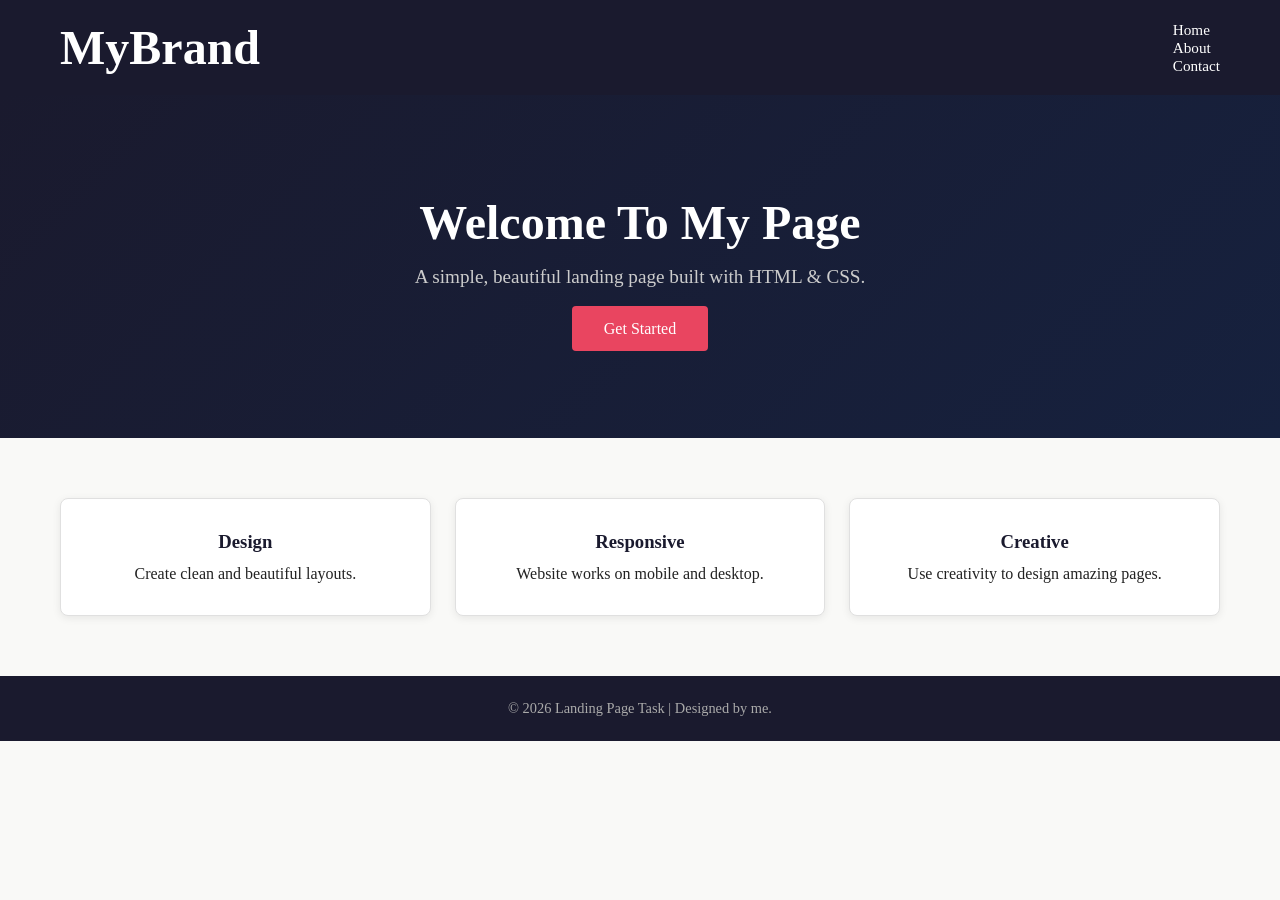
<file: my-landingpage/index.html>
<!DOCTYPE html>
<html lang="en">
<head>
  <meta charset="UTF-8" />
  <meta name="viewport" content="width=device-width, initial-scale=1.0"/>
  <title>My Landing Page</title>
  <link rel="stylesheet" href="style.css" />
</head>
<body>
  <header>
    <div class="logo"><h1>MyBrand</h1></div>
    <nav> 
      <a href="#">Home</a>
      <a href="#">About</a>
      <a href="#">Contact</a>
    </nav>
  </header>
  <section class="hero">
    <h1>Welcome To My Page</h1>
    <p>A simple, beautiful landing page built with HTML & CSS.</p>
    <a href="#" class="btn">Get Started</a>
  </section>
  <section class="features">
    <div class="card">
      <h3>Design</h3>
      <p>Create clean and beautiful layouts.</p>
    </div>
    <div class="card">
      <h3>Responsive</h3>
      <p>Website works on mobile and desktop.</p>
    </div>
    <div class="card">
      <h3>Creative</h3>
      <p>Use creativity to design amazing pages.</p>
    </div>
  </section>
  <footer>
    <p>© 2026 Landing Page Task | Designed by me.</p>
  </footer>
</body>
</html>
</file>
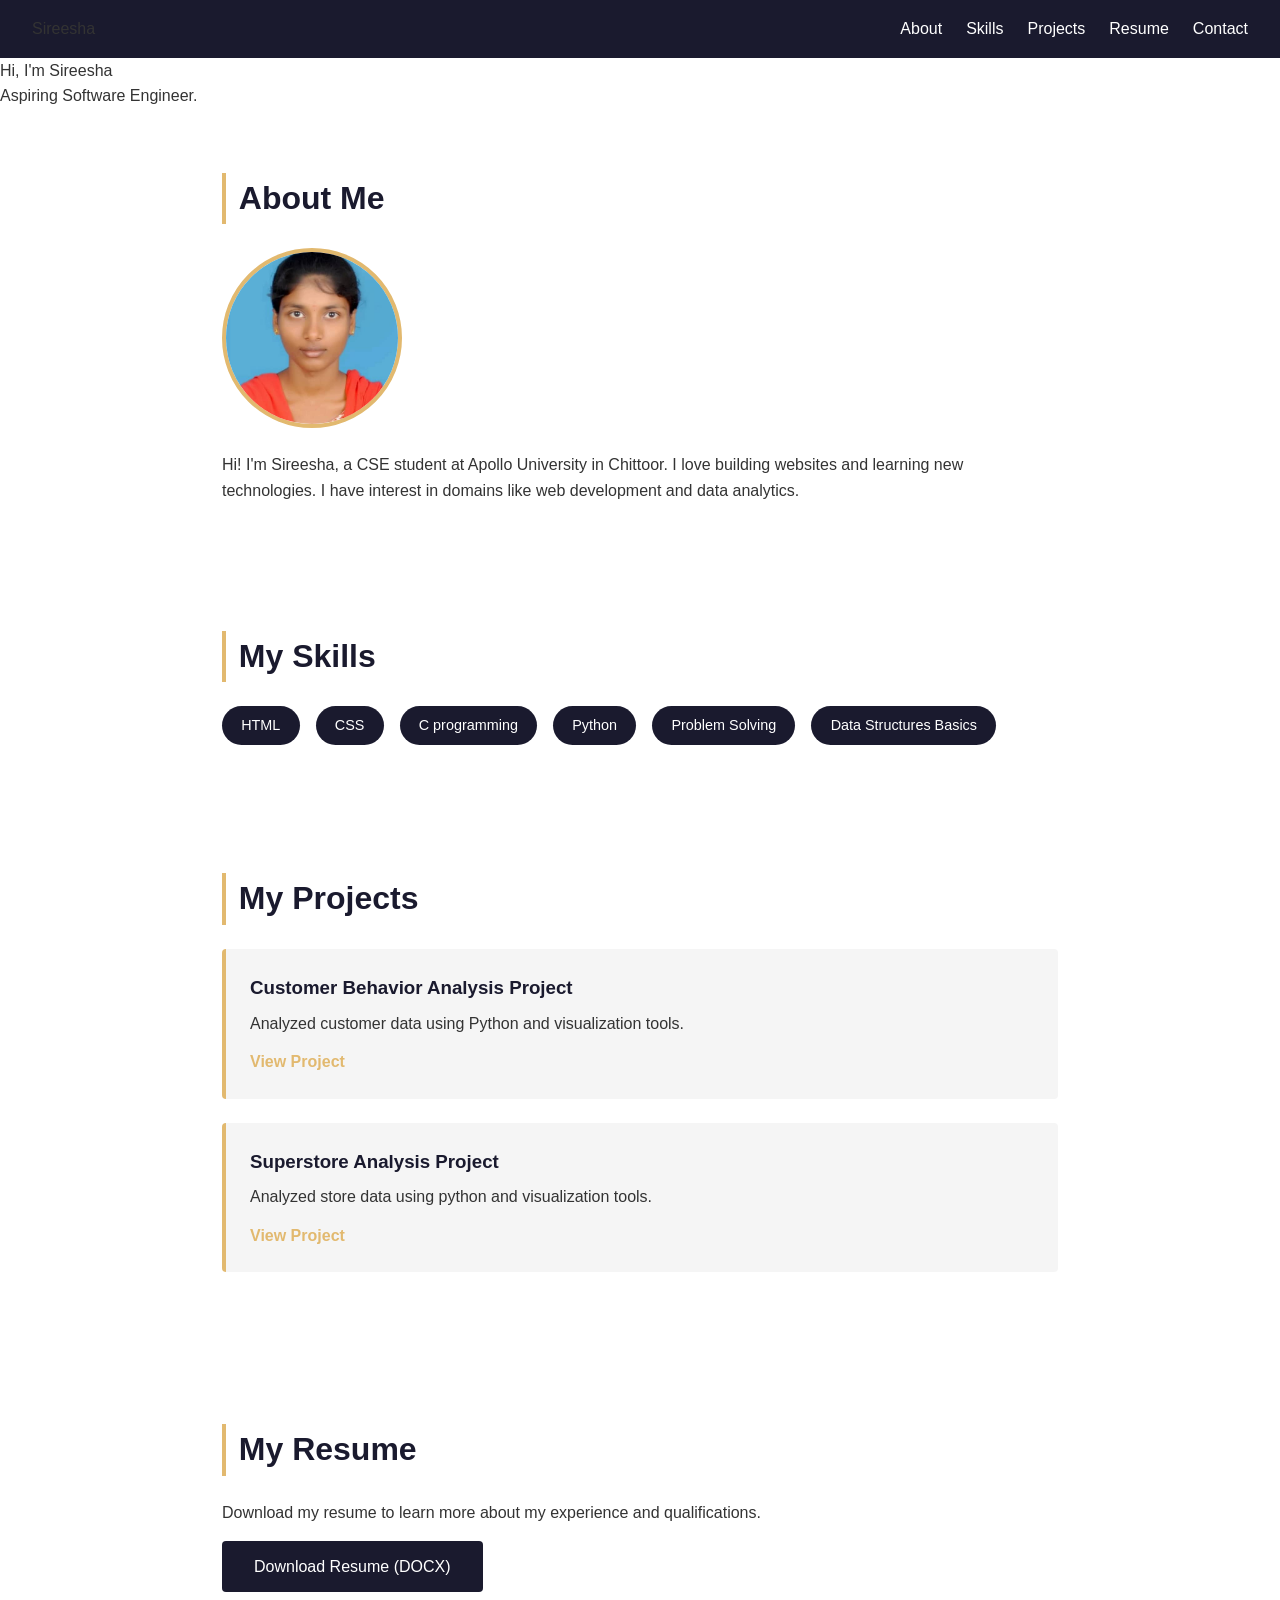
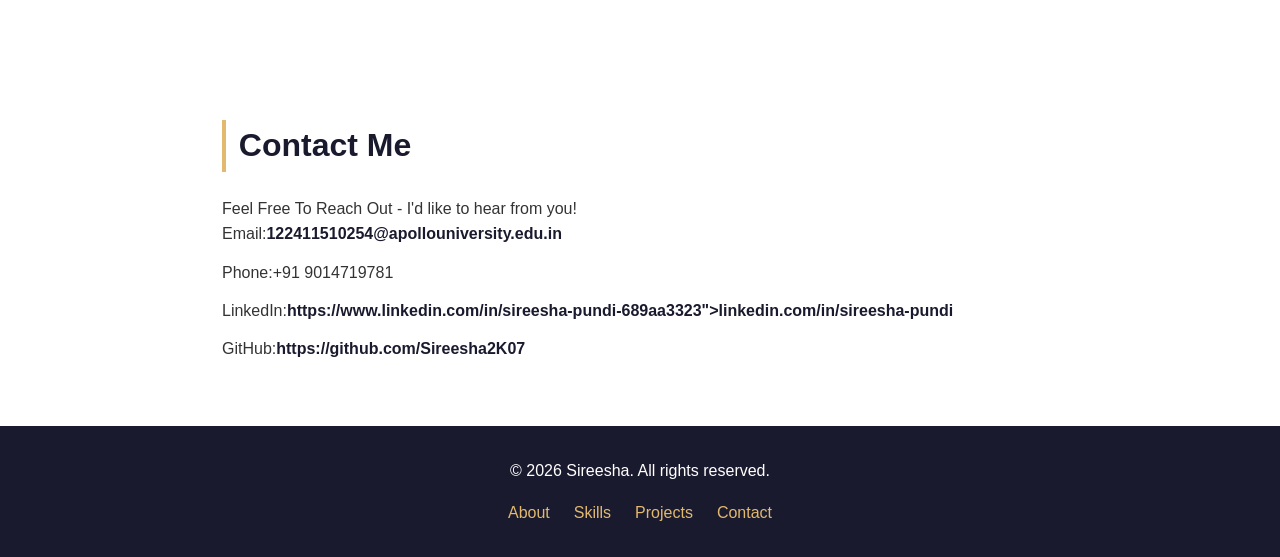
<file: my-portfolio/index.html>
<!DOCTYPE html>
<html lang="en">
<head>
    <link href="https://fonts.google.com/specimen/Poppins" rel="stylesheet"/>
    <meta charset="UTF-8" />
    <meta name="viewport" content="width=device-width, initial-scale=1.0"/>
    <title>My Portfolio</title>
    <link rel="stylesheet" href="style.css" />
</head>
<body>
    <header>
        <nav>
            <div class=""logo">Sireesha</div>
            <ul>
                <li><a href="#about">About</a></li>
                <li><a href="#skills">Skills</a></li>
                <li><a href="#projects">Projects</a></li>
                <li><a href="#resume">Resume</a></li>
                <li><a href="#contact">Contact</a></li>
            </ul>
        </nav>
        <div class=""hero">
        <hi> Hi, I'm <span>Sireesha</span></hi>
        <p>  Aspiring Software Engineer.</p>
    </div>
    </header>
    <section id="about">
        <h2>About Me</h2>
        <img src="siriphoto.jpg" alt="A photo of me" />
        <p>
            Hi! I'm Sireesha, a CSE student at Apollo University in Chittoor.
            I love building websites and learning new technologies.
            I have interest in domains like web development and data analytics.
        </p>
    </section>
    <section id="skills">
        <h2>My Skills</h2>
        <ul>
            <li>HTML</li>
            <li>CSS</li>
            <li>C programming</li>
            <li>Python</li>
            <li>Problem Solving</li>
            <li>Data Structures Basics</li>   
        </ul>
    </section>
    <section id="projects">
        <h2>My Projects</h2>
        <div class="project">
            <h3>Customer Behavior Analysis Project</h3>
            <p>Analyzed customer data using Python and visualization tools.</p>
            <a href="https://github.com/Sireesha2K07/customer-behavior-analysis.git">View Project </a>
        </div>
        <div class="project">
            <h3>Superstore Analysis Project</h3>
            <p>Analyzed store data using python and visualization tools.</p>
            <a href="https://github.com/Sireesha2K07/superstore-analysis.git">View Project</a>
        </div>
    </section>
    <section id="resume">
        <h2>My Resume</h2>
        <p>Download my resume to learn more about my experience and qualifications.</p>
        <a href="Sireesha_Resume.docx" download>Download Resume (DOCX)</a>
    </section>
    <section id="contact">
        <h2>Contact Me</h2>
        <p>Feel Free To Reach Out - I'd like to hear from you!</p>
        <ul>
            <li>Email:<a href="email.com">122411510254@apollouniversity.edu.in</a></li>
            <li>Phone:+91 9014719781</li>
            <li>LinkedIn:<a href="linkedin.com">https://www.linkedin.com/in/sireesha-pundi-689aa3323">linkedin.com/in/sireesha-pundi</a></li>
            <li>GitHub:<a href="github.com">https://github.com/Sireesha2K07</a></li>
        </ul>
    </section>
    <footer>
        <p>© 2026 Sireesha. All rights reserved.</p>
        <ul>
            <li><a href="#about">About</a></li>
            <li><a href="#skills">Skills</a></li>
            <li><a href="#projects">Projects</a></li>
            <li><a href="#contact">Contact</a></li>
        </ul>
    </footer>
</body>
</html>
</file>
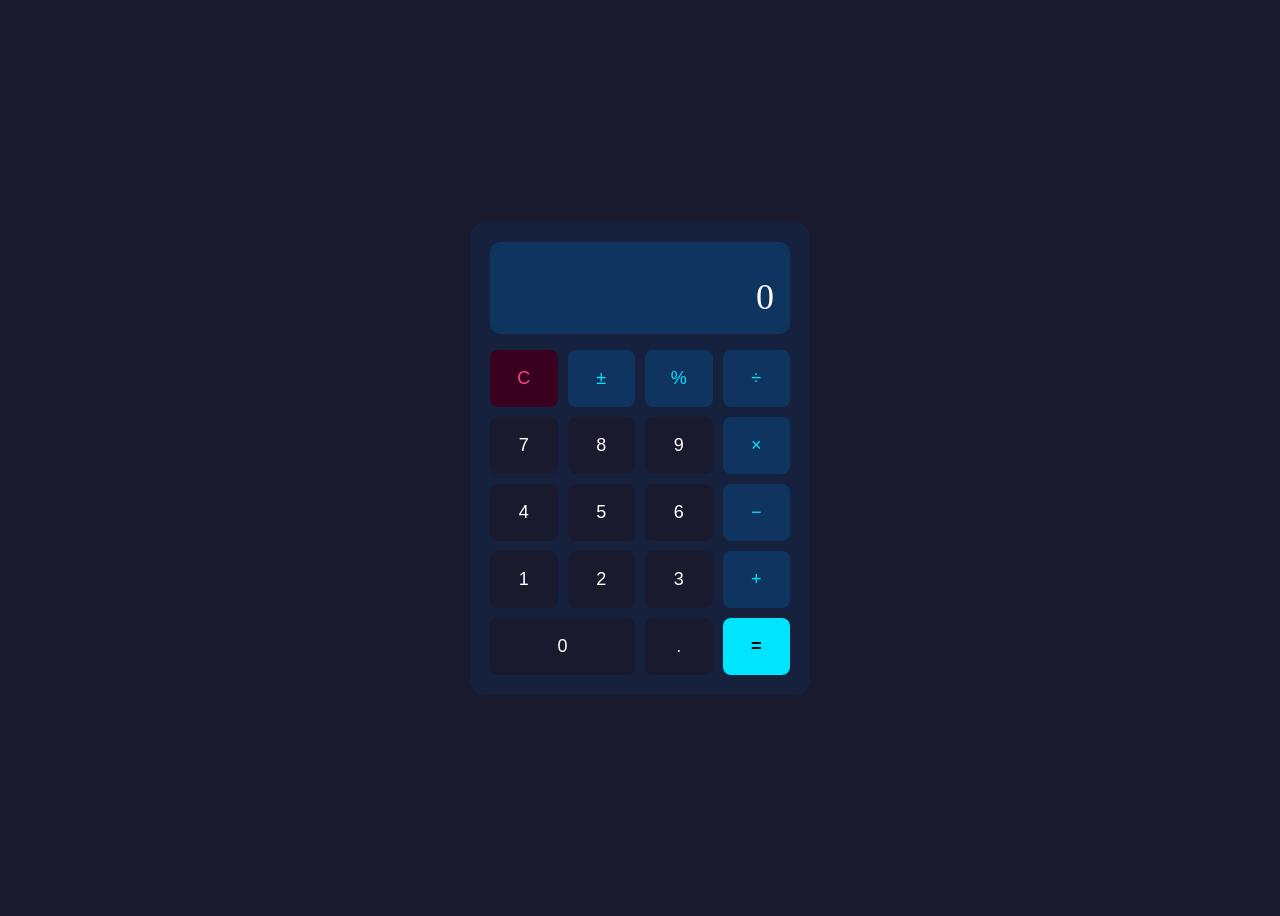
<file: calculator/calculator.html>
<!DOCTYPE html>
<html lang="en">
<head>
  <meta charset="UTF-8" />
  <title>Calculator</title>
  <link rel="stylesheet" href="style.css" />
</head>
<body>
  <div class="calculator">
    <div class="display">
      <div id="expression"></div>
      <div id="result">0</div>
    </div>
    <div class="buttons">
      <button class="btn-clear" data-action="clear">C</button>
      <button class="btn-op"   data-action="sign">±</button>
      <button class="btn-op"   data-action="percent">%</button>
      <button class="btn-op"   data-action="operator" data-value="÷">÷</button>
      <button data-action="digit" data-value="7">7</button>
      <button data-action="digit" data-value="8">8</button>
      <button data-action="digit" data-value="9">9</button>
      <button class="btn-op" data-action="operator" data-value="×">×</button>
      <button data-action="digit" data-value="4">4</button>
      <button data-action="digit" data-value="5">5</button>
      <button data-action="digit" data-value="6">6</button>
      <button class="btn-op" data-action="operator" data-value="−">−</button>
      <button data-action="digit" data-value="1">1</button>
      <button data-action="digit" data-value="2">2</button>
      <button data-action="digit" data-value="3">3</button>
      <button class="btn-op" data-action="operator" data-value="+">+</button>
      <button class="span2" data-action="digit" data-value="0">0</button>
      <button data-action="decimal">.</button>
      <button class="btn-eq" data-action="equals">=</button>
    </div>
  </div>
  <script src="calculator.js"></script>
</body>
</html>
</file>
<file: my-landingpage/style.css>
* {
  margin: 0;
  padding: 0;
  box-sizing: border-box;
}
body {
  font-family: Georgia, serif;
  color: #222;
  background: #f9f9f7;
}
header {
  display: flex;
  justify-content: space-between;
  align-items: center;
  padding: 20px 60px;
  background: #1a1a2e;
  color: white;
}
.logo {
  font-size: 1.5rem;
  font-weight: bold;
}
nav a {
  display: flex;
  flex-direction: row;
  gap: 24px;
  list-style: none;
  color: white;
  text-decoration: none;
  margin-left: 24px;
  font-size: 0.95rem;
}
nav a:hover {
  text-decoration: underline;
}
.hero {
  text-align: center;
  padding: 100px 20px;
  background: linear-gradient(135deg, #1a1a2e, #16213e);
  color: white;
}
.hero h1 {
  font-size: 3rem;
  margin-bottom: 16px;
}
.hero p {
  font-size: 1.2rem;
  margin-bottom: 32px;
  color: #ccc;
}
.btn {
  background: #e94560;
  color: white;
  padding: 14px 32px;
  border-radius: 4px;
  text-decoration: none;
  font-size: 1rem;
}
.btn:hover {
  background: #c73652;
}
.features {
  display: grid;
  grid-template-columns: repeat(3, 1fr);
  gap: 24px;
  padding: 60px;
  justify-content: center;
}
.card {
  background: white;
  border: 1px solid #e0e0e0;
  border-radius: 8px;
  padding: 32px;
  min-width: 200px;
  text-align: center;
  box-shadow: 0 2px 8px rgba(0,0,0,0.08);
}
.card h3 {
  margin-bottom: 12px;
  color: #1a1a2e;
}
footer {
  text-align: center;
  padding: 24px;
  background: #1a1a2e;
  color: #aaa;
  font-size: 0.9rem;
}
</file>
<file: my-portfolio/style.css>
:root{
    --primary: #1b4332;
    --accent: #52b788;
    --text: #333;
    --light: #f5f5f5;
}
*{
    margin: 0;
    padding: 0;
    box-sizing: border-box;
}
body{
    font-family: 'Poppins', sans-serif;
    color: #333;
    line-height: 1.6;
}
nav{
    display: flex;
    justify-content: space-between;
    align-items: center;
    padding: 1rem 2rem;
    background-color: #1a1a2e;
}
.logo{
    color: #e2b96f;
    font-size: 1.5rem;
    font-weight: bold;
}
nav ul{
    list-style: none;
    display: flex;
    gap: 1.5rem;
}
nav ul a{
    color: white;
    text-decoration: none;
}
nav ul a{
    color: white;
    text-decoration: none;
}
nav ul a:hover {
    color: #e2b96f;
}
.hero{
    background-color: #16213e;
    color: white;
    text-align: center;
    padding: 5rem 2rem;
}
.hero h1{
    font-size: 3rem;
    margin-bottom: 1rem;
}
.hero span{
    color: #e2b96f;
}
.hero p{
    font-size: 1.2rem;
    color: #aaa;
}
section{
    padding: 4rem 2rem;
    max-width: 900px;
    margin: 0 auto;
}
section h2{
    font-size: 2rem;
    margin-bottom: 1.5rem;
    color: #1a1a2e;
    border-left: 4px solid #e2b96f;
    padding-left: 0.8rem;
}
#about img{
    width: 180px;
    height: 180px;
    object-fit: cover;
    border-radius: 50%;
    display: block;
    margin-bottom: 1.5rem;
    border: 4px solid #e2b96f;
}
#skills ul{
    list-style: none;
    display: flex;
    flex-wrap: wrap;
    gap: 1rem;
}
#skills ul li{
    background: #1a1a2e;
    color: white;
    padding: 0.5rem 1.2rem;
    border-radius: 20px;
    font-size: 0.9rem;
}
.project{
    background: #f5f5f5;
    border-left: 4px solid #e2b96f;
    padding: 1.5rem;
    margin-bottom: 1.5rem;
    border-radius: 4px;
}
.project h3 {
  margin-bottom: 0.5rem;
  color: #1a1a2e;
}
.project a {
  display: inline-block;
  margin-top: 0.8rem;
  color: #e2b96f;
  text-decoration: none;
  font-weight: bold;
}
#resume a {
  display: inline-block;
  margin-top: 1rem;
  padding: 0.8rem 2rem;
  background: #1a1a2e;
  color: white;
  text-decoration: none;
  border-radius: 4px;
}
#resume a:hover {
  background: #e2b96f;
  color: #1a1a2e;
}
#contact ul {
  list-style: none;
  display: flex;
  flex-direction: column;
  gap: 0.8rem;
}
#contact a {
  color: #1a1a2e;
  text-decoration: none;
  font-weight: bold;
}
#contact a:hover {
  color: #e2b96f;
}
footer {
  background: #1a1a2e;
  color: white;
  text-align: center;
  padding: 2rem;
}
footer ul {
  list-style: none;
  display: flex;
  justify-content: center;
  gap: 1.5rem;
  margin-top: 1rem;
}
footer ul a {
  color: #e2b96f;
  text-decoration: none;
}
</file>
<file: calculator/style.css>
body {
  display: flex;
  justify-content: center;
  align-items: center;
  min-height: 100vh;
  background: #1a1a2e;
}
.calculator {
  background: #16213e;
  border-radius: 16px;
  padding: 20px;
  width: 300px;
}
.display {
  background: #0f3460;
  border-radius: 10px;
  padding: 16px;
  text-align: right;
  margin-bottom: 16px;
}
#expression { color: #888; font-size: 13px; min-height: 18px; }
#result     { color: #fff; font-size: 36px; }
.buttons {
  display: grid;
  grid-template-columns: repeat(4, 1fr);
  gap: 10px;
}
button {
  padding: 18px;
  font-size: 18px;
  border: none;
  border-radius: 8px;
  cursor: pointer;
  background: #1a1a2e;
  color: white;
}
.btn-op    { background: #0f3460; color: #00e5ff; }
.btn-clear { background: #3a0020; color: #ff4081; }
.btn-eq    { background: #00e5ff; color: #000; font-weight: bold; }
.span2     { grid-column: span 2; } /* Zero button takes 2 cols */
</file>
